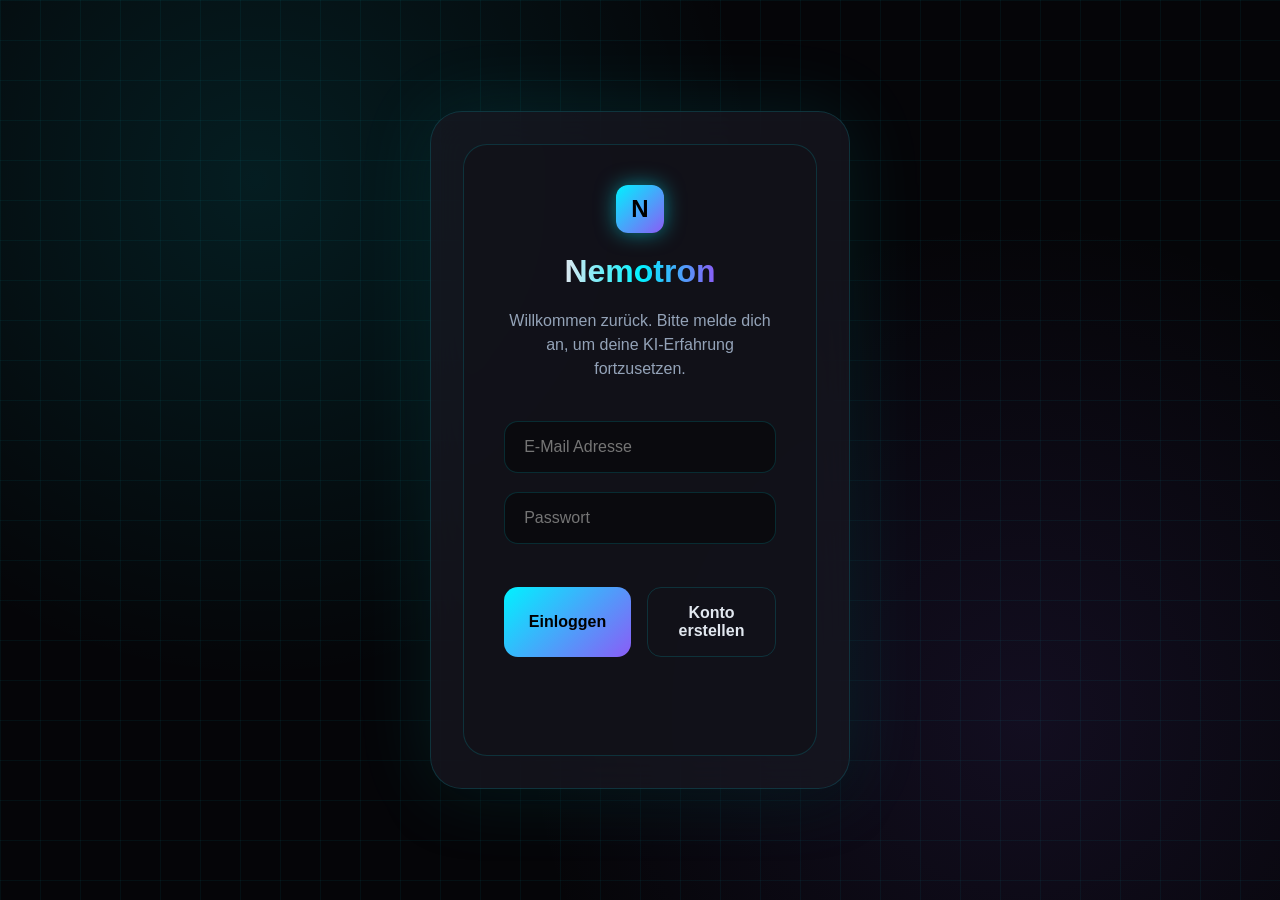
<file: index.html>
<!DOCTYPE html>
<html lang="de">
<head>
  <meta charset="UTF-8">
  <meta name="viewport" content="width=device-width, initial-scale=1.0">
  <title>Nemotron Login</title>
  <link rel="stylesheet" href="auth.style.css">
</head>
<body class="auth-page">
  <script>
    try {
      var savedTheme = localStorage.getItem('nemotron_theme');
      if (savedTheme) document.body.classList.add(savedTheme);
    } catch (e) {}
  </script>
  <div class="grid-bg"></div>
  <div class="auth-container">
    <div class="auth-card">
      <div class="auth-card-inner">
        <div class="auth-header">
          <div class="logo-icon">N</div>
          <h1>Nemotron</h1>
          <p>Willkommen zurück. Bitte melde dich an, um deine KI-Erfahrung fortzusetzen.</p>
        </div>
        
        <div class="auth-form">
          <div class="input-group">
            <input type="email" id="authEmail" placeholder="E-Mail Adresse" autocomplete="off">
          </div>
          <div class="input-group">
            <input type="password" id="authPassword" placeholder="Passwort" autocomplete="off">
          </div>
          
<div class="auth-actions">
  <button id="btnLogin" class="btn-main">Einloggen</button>
  <button id="btnRegister" class="btn-sub">Konto erstellen</button>
</div>

          <div id="authError" class="auth-error"></div>
        </div>
      </div>
    </div>
  </div>
  <script src="auth.js"></script>
</body>
</html>
</file>
<file: auth.style.css>
/* auth.style.css */
:root {
  --bg: #050508;
  --panel: rgba(25, 25, 35, 0.7);
  --panel-strong: rgba(18, 18, 26, 0.8);
  --input-bg: rgba(0, 0, 0, 0.4);
  --accent: #00f2ff;
  --accent-dim: #0077a8;
  --accent-glow: rgba(0, 242, 255, 0.5);
  --accent-soft: rgba(0, 242, 255, 0.2);
  --accent-faint: rgba(0, 242, 255, 0.1);
  --secondary: #8b5cf6;
  --secondary-soft: rgba(139, 92, 246, 0.1);
  --on-accent: #000000;
  --text: #e2e8f0;
  --muted: #94a3b8;
  --border: rgba(0, 242, 255, 0.15);
  --success: #22d3ee;
  --error: #f87171;
}

/* Futuristisch (Dunkel) - Standard */
body.theme-dark {
  --bg: #050508;
  --panel: rgba(25, 25, 35, 0.7);
  --panel-strong: rgba(18, 18, 26, 0.8);
  --input-bg: rgba(0, 0, 0, 0.4);
  --accent: #00f2ff;
  --accent-dim: #0077a8;
  --accent-glow: rgba(0, 242, 255, 0.5);
  --accent-soft: rgba(0, 242, 255, 0.2);
  --accent-faint: rgba(0, 242, 255, 0.1);
  --secondary: #8b5cf6;
  --secondary-soft: rgba(139, 92, 246, 0.1);
  --on-accent: #000000;
  --text: #e2e8f0;
  --muted: #94a3b8;
  --border: rgba(0, 242, 255, 0.15);
  --success: #22d3ee;
  --error: #f87171;
}

/* Klassisch (Hell) */
body.theme-light {
  --bg: #eef2f7;
  --panel: rgba(255, 255, 255, 0.85);
  --panel-strong: rgba(255, 255, 255, 0.95);
  --input-bg: rgba(255, 255, 255, 0.9);
  --accent: #2563eb;
  --accent-dim: #1d4ed8;
  --accent-glow: rgba(37, 99, 235, 0.35);
  --accent-soft: rgba(37, 99, 235, 0.15);
  --accent-faint: rgba(37, 99, 235, 0.08);
  --secondary: #7c3aed;
  --secondary-soft: rgba(124, 58, 237, 0.08);
  --on-accent: #ffffff;
  --text: #0f172a;
  --muted: #64748b;
  --border: rgba(37, 99, 235, 0.25);
  --success: #059669;
  --error: #dc2626;
}

/* Neon Night */
body.theme-neon {
  --bg: #0d0221;
  --panel: rgba(26, 11, 54, 0.75);
  --panel-strong: rgba(20, 8, 42, 0.85);
  --input-bg: rgba(0, 0, 0, 0.35);
  --accent: #ff00ff;
  --accent-dim: #bc13fe;
  --accent-glow: rgba(255, 0, 255, 0.5);
  --accent-soft: rgba(255, 0, 255, 0.15);
  --accent-faint: rgba(255, 0, 255, 0.08);
  --secondary: #00ffaa;
  --secondary-soft: rgba(0, 255, 170, 0.08);
  --on-accent: #ffffff;
  --text: #f0f0f0;
  --muted: #a29bfe;
  --border: rgba(255, 0, 255, 0.3);
  --success: #00ffaa;
  --error: #ff4d4d;
}

/* Deep Ocean */
body.theme-ocean {
  --bg: #001219;
  --panel: rgba(0, 35, 55, 0.75);
  --panel-strong: rgba(0, 28, 44, 0.85);
  --input-bg: rgba(0, 0, 0, 0.3);
  --accent: #00b4d8;
  --accent-dim: #0077b6;
  --accent-glow: rgba(0, 180, 216, 0.5);
  --accent-soft: rgba(0, 180, 216, 0.15);
  --accent-faint: rgba(0, 180, 216, 0.08);
  --secondary: #48cae4;
  --secondary-soft: rgba(72, 202, 228, 0.08);
  --on-accent: #001219;
  --text: #caf0f8;
  --muted: #90e0ef;
  --border: rgba(0, 180, 216, 0.3);
  --success: #48cae4;
  --error: #ef476f;
}

/* Sunset Glow */
body.theme-sunset {
  --bg: #2d1b2e;
  --panel: rgba(60, 30, 60, 0.75);
  --panel-strong: rgba(48, 24, 48, 0.85);
  --input-bg: rgba(0, 0, 0, 0.3);
  --accent: #ff8c00;
  --accent-dim: #e67e22;
  --accent-glow: rgba(255, 140, 0, 0.5);
  --accent-soft: rgba(255, 140, 0, 0.15);
  --accent-faint: rgba(255, 140, 0, 0.08);
  --secondary: #ff5e78;
  --secondary-soft: rgba(255, 94, 120, 0.08);
  --on-accent: #1a0f00;
  --text: #fff5e6;
  --muted: #d35400;
  --border: rgba(255, 140, 0, 0.3);
  --success: #f1c40f;
  --error: #c0392b;
}

/* Emerald Forest */
body.theme-forest {
  --bg: #0b1a12;
  --panel: rgba(20, 40, 30, 0.75);
  --panel-strong: rgba(15, 32, 23, 0.85);
  --input-bg: rgba(0, 0, 0, 0.3);
  --accent: #2ecc71;
  --accent-dim: #27ae60;
  --accent-glow: rgba(46, 204, 113, 0.5);
  --accent-soft: rgba(46, 204, 113, 0.15);
  --accent-faint: rgba(46, 204, 113, 0.08);
  --secondary: #a3e635;
  --secondary-soft: rgba(163, 230, 53, 0.08);
  --on-accent: #04150b;
  --text: #e8f5e9;
  --muted: #a5d6a7;
  --border: rgba(46, 204, 113, 0.3);
  --success: #82e0aa;
  --error: #e74c3c;
}

* { margin: 0; padding: 0; box-sizing: border-box; }

body {
  height: 100vh;
  background: var(--bg);
  background-image:
    radial-gradient(circle at 20% 20%, var(--accent-faint) 0%, transparent 40%),
    radial-gradient(circle at 80% 80%, var(--secondary-soft) 0%, transparent 40%);
  color: var(--text);
  font-family: 'Segoe UI', Roboto, Arial, sans-serif;
  overflow: hidden;
  display: grid;
  place-items: center;
}

.grid-bg {
  position: fixed;
  inset: 0;
  background-image:
    linear-gradient(var(--border) 1px, transparent 1px),
    linear-gradient(90deg, var(--border) 1px, transparent 1px);
  background-size: 40px 40px;
  opacity: 0.35;
  pointer-events: none;
  z-index: -1;
}

.auth-container {
  z-index: 10;
  animation: fadeIn 0.8s ease;
}

.auth-card {
  background: var(--panel);
  border: 1px solid var(--border);
  padding: 2rem;
  border-radius: 32px;
  width: 100%;
  max-width: 420px;
  text-align: center;
  box-shadow: 0 0 80px var(--accent-faint), 0 20px 50px rgba(0, 0, 0, 0.3);
  backdrop-filter: blur(20px);
  position: relative;
}

.auth-card-inner {
  position: relative;
  z-index: 1;
  background: var(--panel-strong);
  padding: 2.5rem;
  border-radius: 24px;
  border: 1px solid var(--border);
}

.auth-header {
  display: flex;
  flex-direction: column;
  align-items: center;
  gap: 1.2rem;
  margin-bottom: 2.5rem;
}

.logo-icon {
  width: 48px;
  height: 48px;
  background: linear-gradient(135deg, var(--accent), var(--secondary));
  border-radius: 12px;
  display: grid;
  place-items: center;
  font-weight: 800;
  color: var(--on-accent);
  font-size: 1.5rem;
  box-shadow: 0 0 20px var(--accent-glow);
}

.auth-header h1 {
  font-size: 2rem;
  font-weight: 800;
  background: linear-gradient(to right, var(--text), var(--accent), var(--secondary));
  -webkit-background-clip: text;
  -webkit-text-fill-color: transparent;
  margin: 0;
}

.auth-header p {
  color: var(--muted);
  font-size: 1rem;
  line-height: 1.5;
  margin: 0;
}

.auth-form {
  display: flex;
  flex-direction: column;
  gap: 1.2rem;
}

.input-group {
  width: 100%;
}

.auth-form input {
  width: 100%;
  background: var(--input-bg);
  border: 1px solid var(--border);
  color: var(--text);
  padding: 1rem 1.2rem;
  border-radius: 14px;
  font-size: 1rem;
  outline: none;
  transition: all 0.3s ease;
}

.auth-form input:focus {
  border-color: var(--accent);
  box-shadow: 0 0 15px var(--accent-soft);
}

.auth-actions {
  display: flex;
  gap: 1rem;
  margin-top: 1.5rem;
}

.btn-main {
  flex: 1;
  padding: 1rem;
  border-radius: 14px;
  cursor: pointer;
  font-weight: 700;
  font-size: 1rem;
  background: linear-gradient(135deg, var(--accent), var(--secondary));
  color: var(--on-accent);
  border: none;
  transition: all 0.3s ease;
}

.btn-main:hover {
  transform: translateY(-2px);
  box-shadow: 0 8px 25px var(--accent-glow);
}

.btn-sub {
  flex: 1;
  padding: 1rem;
  border-radius: 14px;
  cursor: pointer;
  font-weight: 700;
  font-size: 1rem;
  background: transparent;
  color: var(--text);
  border: 1px solid var(--border);
  transition: all 0.3s ease;
}

.btn-sub:hover {
  background: var(--accent-faint);
  border-color: var(--accent);
}

.auth-error {
  color: var(--error);
  font-size: 0.85rem;
  margin-top: 1.2rem;
  text-align: center;
  min-height: 1.2rem;
}

@keyframes fadeIn {
  from { opacity: 0; transform: translateY(10px); }
  to { opacity: 1; transform: translateY(0); }
}
</file>
<file: chat.style.css>
/* chat.style.css */
:root {
  --sidebar-width: 260px;
  --bg: #020617;
  --panel: rgba(15, 23, 42, 0.8);
  --accent: #00f2ff;
  --accent-dim: #0077a8;
  --accent-glow: rgba(0, 242, 255, 0.5);
  --accent-soft: rgba(0, 242, 255, 0.15);
  --accent-faint: rgba(0, 242, 255, 0.08);
  --accent-dim-glow: rgba(0, 119, 168, 0.5);
  --secondary: #8b5cf6;
  --secondary-soft: rgba(139, 92, 246, 0.08);
  --secondary-glow: rgba(139, 92, 246, 0.5);
  --user-bubble-end: #003d54;
  --input-bg: rgba(0, 0, 0, 0.3);
  --on-accent: #000000;
  --text: #f8fafc;
  --muted: #94a3b8;
  --border: rgba(0, 242, 255, 0.3);
  --glass: rgba(30, 41, 59, 0.5);
  --success: #22d3ee;
  --error: #f87171;
}

/* Futuristisch (Dunkel) - Standard */
body.theme-dark {
  --bg: #020617;
  --panel: rgba(15, 23, 42, 0.8);
  --accent: #00f2ff;
  --accent-dim: #0077a8;
  --accent-glow: rgba(0, 242, 255, 0.5);
  --accent-soft: rgba(0, 242, 255, 0.15);
  --accent-faint: rgba(0, 242, 255, 0.08);
  --accent-dim-glow: rgba(0, 119, 168, 0.5);
  --secondary: #8b5cf6;
  --secondary-soft: rgba(139, 92, 246, 0.08);
  --secondary-glow: rgba(139, 92, 246, 0.5);
  --user-bubble-end: #003d54;
  --input-bg: rgba(0, 0, 0, 0.3);
  --on-accent: #000000;
  --text: #f8fafc;
  --muted: #94a3b8;
  --border: rgba(0, 242, 255, 0.3);
  --glass: rgba(30, 41, 59, 0.5);
  --success: #22d3ee;
  --error: #f87171;
}

/* Klassisch (Hell) */
body.theme-light {
  --bg: #eef2f7;
  --panel: rgba(255, 255, 255, 0.85);
  --accent: #2563eb;
  --accent-dim: #1d4ed8;
  --accent-glow: rgba(37, 99, 235, 0.35);
  --accent-soft: rgba(37, 99, 235, 0.12);
  --accent-faint: rgba(37, 99, 235, 0.07);
  --accent-dim-glow: rgba(29, 78, 216, 0.35);
  --secondary: #7c3aed;
  --secondary-soft: rgba(124, 58, 237, 0.08);
  --secondary-glow: rgba(124, 58, 237, 0.35);
  --user-bubble-end: #1e40af;
  --input-bg: rgba(255, 255, 255, 0.9);
  --on-accent: #ffffff;
  --text: #0f172a;
  --muted: #64748b;
  --border: rgba(37, 99, 235, 0.25);
  --glass: rgba(255, 255, 255, 0.65);
  --success: #059669;
  --error: #dc2626;
}

/* Neon Night */
body.theme-neon {
  --bg: #0d0221;
  --panel: rgba(26, 11, 54, 0.75);
  --accent: #ff00ff;
  --accent-dim: #bc13fe;
  --accent-glow: rgba(255, 0, 255, 0.5);
  --accent-soft: rgba(255, 0, 255, 0.15);
  --accent-faint: rgba(255, 0, 255, 0.08);
  --accent-dim-glow: rgba(188, 19, 254, 0.5);
  --secondary: #00ffaa;
  --secondary-soft: rgba(0, 255, 170, 0.08);
  --secondary-glow: rgba(0, 255, 170, 0.5);
  --user-bubble-end: #6a0dad;
  --input-bg: rgba(0, 0, 0, 0.35);
  --on-accent: #ffffff;
  --text: #f0f0f0;
  --muted: #a29bfe;
  --border: rgba(255, 0, 255, 0.3);
  --glass: rgba(255, 0, 255, 0.06);
  --success: #00ffaa;
  --error: #ff4d4d;
}

/* Deep Ocean */
body.theme-ocean {
  --bg: #001219;
  --panel: rgba(0, 35, 55, 0.75);
  --accent: #00b4d8;
  --accent-dim: #0077b6;
  --accent-glow: rgba(0, 180, 216, 0.5);
  --accent-soft: rgba(0, 180, 216, 0.15);
  --accent-faint: rgba(0, 180, 216, 0.08);
  --accent-dim-glow: rgba(0, 119, 182, 0.5);
  --secondary: #48cae4;
  --secondary-soft: rgba(72, 202, 228, 0.08);
  --secondary-glow: rgba(72, 202, 228, 0.5);
  --user-bubble-end: #023e8a;
  --input-bg: rgba(0, 0, 0, 0.3);
  --on-accent: #001219;
  --text: #caf0f8;
  --muted: #90e0ef;
  --border: rgba(0, 180, 216, 0.3);
  --glass: rgba(0, 180, 216, 0.06);
  --success: #48cae4;
  --error: #ef476f;
}

/* Sunset Glow */
body.theme-sunset {
  --bg: #2d1b2e;
  --panel: rgba(60, 30, 60, 0.75);
  --accent: #ff8c00;
  --accent-dim: #e67e22;
  --accent-glow: rgba(255, 140, 0, 0.5);
  --accent-soft: rgba(255, 140, 0, 0.15);
  --accent-faint: rgba(255, 140, 0, 0.08);
  --accent-dim-glow: rgba(230, 126, 34, 0.5);
  --secondary: #ff5e78;
  --secondary-soft: rgba(255, 94, 120, 0.08);
  --secondary-glow: rgba(255, 94, 120, 0.5);
  --user-bubble-end: #b34700;
  --input-bg: rgba(0, 0, 0, 0.3);
  --on-accent: #1a0f00;
  --text: #fff5e6;
  --muted: #d35400;
  --border: rgba(255, 140, 0, 0.3);
  --glass: rgba(255, 140, 0, 0.06);
  --success: #f1c40f;
  --error: #c0392b;
}

/* Emerald Forest */
body.theme-forest {
  --bg: #0b1a12;
  --panel: rgba(20, 40, 30, 0.75);
  --accent: #2ecc71;
  --accent-dim: #27ae60;
  --accent-glow: rgba(46, 204, 113, 0.5);
  --accent-soft: rgba(46, 204, 113, 0.15);
  --accent-faint: rgba(46, 204, 113, 0.08);
  --accent-dim-glow: rgba(39, 174, 96, 0.5);
  --secondary: #a3e635;
  --secondary-soft: rgba(163, 230, 53, 0.08);
  --secondary-glow: rgba(163, 230, 53, 0.5);
  --user-bubble-end: #14532d;
  --input-bg: rgba(0, 0, 0, 0.3);
  --on-accent: #04150b;
  --text: #e8f5e9;
  --muted: #a5d6a7;
  --border: rgba(46, 204, 113, 0.3);
  --glass: rgba(46, 204, 113, 0.06);
  --success: #82e0aa;
  --error: #e74c3c;
}

body {
  height: 100vh;
  background: var(--bg);
  background-image:
    radial-gradient(circle at 20% 20%, var(--accent-faint) 0%, transparent 40%),
    radial-gradient(circle at 80% 80%, var(--secondary-soft) 0%, transparent 40%);
  color: var(--text);
  font-family: 'Segoe UI', Roboto, Arial, sans-serif;
  overflow: hidden;
}

.grid-bg {
  position: fixed;
  inset: 0;
  background-image:
    linear-gradient(var(--border) 1px, transparent 1px),
    linear-gradient(90deg, var(--border) 1px, transparent 1px);
  background-size: 50px 50px;
  opacity: 0.2;
  pointer-events: none;
  z-index: -1;
}

app {
  display: flex;
  height: 100vh;
}

sidebar {
  width: var(--sidebar-width);
  background: var(--panel);
  border-right: 1px solid var(--border);
  backdrop-filter: blur(20px);
  display: flex;
  flex-direction: column;
  z-index: 10;
  box-shadow: 10px 0 30px rgba(0, 0, 0, 0.5);
}

.logo-icon {
  width: 48px;
  height: 48px;
  background: linear-gradient(135deg, var(--accent), var(--secondary));
  border-radius: 12px;
  display: grid;
  place-items: center;
  font-weight: 800;
  color: var(--on-accent);
  font-size: 1.5rem;
  box-shadow: 0 0 20px var(--accent-glow);
}

.logo-text {
  font-weight: 800;
  font-size: 1.2rem;
  background: linear-gradient(to right, var(--text), var(--accent), var(--secondary));
  -webkit-background-clip: text;
  -webkit-text-fill-color: transparent;
}

.nav-item.active {
  background: var(--accent-faint);
  color: var(--accent);
  border-left: 4px solid var(--accent);
  box-shadow: inset 5px 0 15px var(--accent-faint);
}

main {
  flex: 1;
  display: flex;
  flex-direction: column;
  max-width: 2000px;
  margin: 0 auto;
  width: 100%;
  position: relative;
}

.app-header h1 {
  font-size: 2.5rem;
  font-weight: 900;
  letter-spacing: -1px;
  background: linear-gradient(to right, var(--text), var(--accent), var(--secondary));
  -webkit-background-clip: text;
  -webkit-text-fill-color: transparent;
  filter: drop-shadow(0 0 10px var(--accent-glow));
}

.bubble {
  max-width: 75%;
  padding: 1rem 1.5rem;
  border-radius: 20px;
  background: var(--glass);
  border: 1px solid var(--border);
  backdrop-filter: blur(10px);
  box-shadow: 0 4px 15px rgba(0, 0, 0, 0.2);
  transition: transform 0.2s ease;
}

.bubble:hover {
  transform: translateY(-2px);
  border-color: var(--accent);
}

.msg.user .bubble {
  background: linear-gradient(135deg, var(--accent-dim), var(--user-bubble-end));
  color: #fff;
  border-bottom-right-radius: 4px;
  box-shadow: 0 5px 20px var(--accent-dim-glow);
}

.msg.assistant .bubble {
  border-bottom-left-radius: 4px;
  border: 1px solid var(--border);
}

form {
  background: var(--panel);
  border: 1px solid var(--border);
  box-shadow: 0 0 20px var(--accent-faint);
  backdrop-filter: blur(15px);
}

button.send {
  background: var(--accent);
  box-shadow: 0 0 15px var(--accent-glow);
  transition: all 0.3s ease;
}

button.send:hover {
  transform: scale(1.1) rotate(5deg);
  box-shadow: 0 0 25px var(--accent-glow);
}

.status-dot.ok {
  background: var(--success);
  box-shadow: 0 0 10px var(--success);
}

.grid-bg {
  position: fixed;
  inset: 0;
  background-image:
    linear-gradient(var(--border) 1px, transparent 1px),
    linear-gradient(90deg, var(--border) 1px, transparent 1px);
  background-size: 40px 40px;
  opacity: 0.35;
  pointer-events: none;
  z-index: -1;
}

app {
  display: flex;
  height: 100vh;
}

sidebar {
  width: var(--sidebar-width);
  background: var(--panel);
  border-right: 1px solid var(--border);
  backdrop-filter: blur(12px);
  display: flex;
  flex-direction: column;
  z-index: 10;
  position: sticky;
  top: 0;
  height: 100vh;
}

.sidebar-header {
  padding: 1.5rem;
  border-bottom: 1px solid var(--border);
}

.logo {
  display: flex;
  align-items: center;
  gap: 0.75rem;
}

.logo-icon {
  width: 32px;
  height: 32px;
  background: linear-gradient(135deg, var(--accent), var(--secondary));
  border-radius: 8px;
  display: grid;
  place-items: center;
  font-weight: 800;
  color: var(--on-accent);
  font-size: 1.1rem;
  box-shadow: 0 0 20px var(--accent-glow);
}

.logo-text {
  font-weight: 800;
  font-size: 1.1rem;
  letter-spacing: -0.5px;
  background: linear-gradient(to right, var(--text), var(--accent), var(--secondary));
  -webkit-background-clip: text;
  -webkit-text-fill-color: transparent;
}

.sidebar-nav {
  flex: 1;
  padding: 1rem;
  display: flex;
  flex-direction: column;
  gap: 0.25rem;
}

.nav-item {
  display: flex;
  align-items: center;
  gap: 0.75rem;
  padding: 0.75rem 1rem;
  border-radius: 10px;
  color: var(--muted);
  cursor: pointer;
  transition: all 0.2s;
  font-size: 0.95rem;
}

.nav-item:hover {
  background: var(--accent-faint);
  color: var(--text);
}

.nav-item.active {
  background: var(--accent-soft);
  color: var(--accent);
  border-left: 3px solid var(--accent);
}

.nav-icon { font-size: 1.2rem; }

.sidebar-footer {
  padding: 1.5rem;
  border-top: 1px solid var(--border);
  display: flex;
  flex-direction: column;
  gap: 1rem;
}

.sidebar-label {
  font-size: 0.75rem;
  text-transform: uppercase;
  letter-spacing: 1px;
  color: var(--muted);
  margin-bottom: 0.5rem;
}

.model-select {
  width: 100%;
  background: var(--input-bg);
  border: 1px solid var(--border);
  color: var(--text);
  padding: 0.6rem 0.8rem;
  border-radius: 8px;
  font-size: 0.85rem;
  outline: none;
}

.sidebar-action button {
  width: 100%;
  background: transparent;
  border: 1px solid var(--border);
  color: var(--text);
  padding: 0.6rem 0.8rem;
  border-radius: 8px;
  font-size: 0.85rem;
  cursor: pointer;
  transition: all 0.2s;
}

.sidebar-action button:hover {
  border-color: var(--error);
  color: var(--error);
}

.model-badge {
  display: flex;
  align-items: center;
  gap: 0.5rem;
  padding: 0.6rem 0.8rem;
  border-radius: 8px;
  border: 1px solid var(--border);
  background: var(--accent-faint);
  color: var(--text);
  font-size: 0.82rem;
  font-weight: 600;
}

.model-badge-icon {
  color: var(--accent);
  font-size: 0.85rem;
}

.status-indicator {
  display: flex;
  align-items: center;
  gap: 0.5rem;
  font-size: 0.8rem;
  color: var(--muted);
}

.sidebar-key {
  margin-top: auto;
  padding-top: 1rem;
  border-top: 1px solid var(--border);
}

.key-input-group {
  display: flex;
  gap: 0.5rem;
  margin-bottom: 0.5rem;
}

.key-input-group input {
  flex: 1;
  background: var(--input-bg);
  border: 1px solid var(--border);
  color: var(--text);
  padding: 0.5rem 0.7rem;
  border-radius: 6px;
  font-size: 0.8rem;
  outline: none;
}

.key-input-group button {
  background: var(--accent);
  border: none;
  color: var(--on-accent);
  padding: 0.5rem 0.8rem;
  border-radius: 6px;
  font-size: 0.8rem;
  font-weight: 700;
  cursor: pointer;
}

.status-dot {
  width: 8px;
  height: 8px;
  border-radius: 50%;
  background: var(--error);
  animation: pulse 2s infinite;
}

.status-dot.ok { background: var(--success); }

main {
  flex: 1;
  display: flex;
  flex-direction: column;
  max-width: 900px;
  margin: 0 auto;
  width: 100%;
  overflow-y: auto;
}

.app-header {
  text-align: center;
  padding: 2rem 1rem 1.5rem;
  animation: fadeInDown 0.8s ease;
}

.app-header h1 {
  font-size: 2rem;
  font-weight: 800;
  letter-spacing: -0.5px;
  background: linear-gradient(to right, var(--text), var(--accent), var(--secondary));
  -webkit-background-clip: text;
  -webkit-text-fill-color: transparent;
  margin-bottom: 0.5rem;
}

.app-header p {
  color: var(--muted);
  font-size: 0.95rem;
}

.messages {
  flex: 1;
  overflow-y: auto;
  padding: 1.5rem 1rem;
  scrollbar-width: thin;
  scrollbar-color: var(--accent-dim) transparent;
  scroll-behavior: smooth;
}

.msg {
  display: flex;
  gap: 1rem;
  margin-bottom: 1.5rem;
  animation: slideUp 0.5s ease;
  opacity: 0;
  animation-fill-mode: forwards;
}

.msg.user { flex-direction: row-reverse; }
.msg.assistant { align-items: flex-start; }
.msg.welcome { animation: none; opacity: 1; }

.avatar {
  width: 36px;
  height: 36px;
  border-radius: 50%;
  display: grid;
  place-items: center;
  font-size: 1.2rem;
  flex-shrink: 0;
}

.msg.user .avatar { background: var(--accent-dim); color: #fff; box-shadow: 0 0 15px var(--accent-dim-glow); }
.msg.assistant .avatar { background: radial-gradient(circle at 30% 30%, #00ffff, #ff00ff); color: #fff; font-weight: 900; text-shadow: 0 0 8px #fff, 0 0 16px #00ffff; box-shadow: 0 0 20px #ff00ff, 0 0 40px #00ffff; }

.bubble {
  max-width: 85%;
  padding: 0.9rem 1.2rem;
  border-radius: 1.2rem;
  background: var(--glass);
  border: 1px solid var(--border);
  line-height: 1.6;
  font-size: 0.98rem;
  backdrop-filter: blur(8px);
  position: relative;
  white-space: pre-wrap;
  word-wrap: break-word;
}

.msg.user .bubble {
  background: linear-gradient(135deg, var(--accent-dim), var(--user-bubble-end));
  color: #fff;
  border-bottom-right-radius: 0.3rem;
  box-shadow: 0 4px 20px var(--accent-dim-glow);
}

.msg.assistant .bubble {
  border-bottom-left-radius: 0.3rem;
  color: var(--text);
}

.stream-cursor {
  display: inline-block;
  width: 8px;
  height: 1em;
  background: var(--accent);
  animation: blink 1s infinite;
  vertical-align: middle;
  margin-left: 2px;
}

input-area {
  margin-top: auto;
  padding: 1.5rem 1rem;
  animation: fadeInUp 0.8s ease;
}

.input-wrapper {
  position: relative;
}

form {
  display: flex;
  gap: 0.75rem;
  background: var(--panel);
  padding: 0.5rem;
  border-radius: 1.5rem;
  border: 1px solid var(--border);
  backdrop-filter: blur(12px);
}

input {
  flex: 1;
  background: transparent;
  border: none;
  color: var(--text);
  font-size: 1rem;
  outline: none;
}

button.send {
  width: 44px;
  height: 44px;
  border-radius: 50%;
  border: none;
  background: var(--accent);
  color: var(--on-accent);
  font-weight: 700;
  cursor: pointer;
  display: grid;
  place-items: center;
  transition: transform 0.2s, box-shadow 0.2s;
}

button.send:hover { transform: scale(1.05); box-shadow: 0 0 25px var(--accent-glow); }

.status-row {
  display: flex;
  justify-content: space-between;
  align-items: center;
  margin-top: 0.75rem;
}

.status {
  font-size: 0.8rem;
  color: var(--muted);
}

.key-warning {
  font-size: 0.8rem;
  color: var(--error);
  text-align: center;
  display: none;
}

code {
  font-family: 'Courier New', Courier, monospace;
  font-size: 0.9em;
  background: var(--glass);
  padding: 0.15em 0.3em;
  border-radius: 4px;
  color: var(--success);
}

/* Gespeicherte Chats (Sidebar) */
.chat-list-container {
  padding: 0.75rem 1rem;
  border-top: 1px solid var(--border);
  flex-direction: column;
  gap: 0.5rem;
  min-height: 0;
}

.chat-list-header {
  font-size: 0.7rem;
  text-transform: uppercase;
  letter-spacing: 1px;
  color: var(--muted);
}

.chat-list {
  display: flex;
  flex-direction: column;
  gap: 0.35rem;
  max-height: 34vh;
  overflow-y: auto;
  scrollbar-width: thin;
  scrollbar-color: var(--accent-dim) transparent;
}

.chat-list-empty {
  color: var(--muted);
  font-size: 0.8rem;
  font-style: italic;
  padding: 0.4rem 0.2rem;
}

.chat-item {
  display: flex;
  align-items: center;
  gap: 0.55rem;
  padding: 0.55rem 0.7rem;
  border-radius: 8px;
  border: 1px solid transparent;
  color: var(--muted);
  font-size: 0.82rem;
  cursor: pointer;
  transition: all 0.2s ease;
}

.chat-item:hover {
  background: var(--accent-faint);
  color: var(--text);
}

.chat-item.active {
  background: var(--accent-soft);
  border-color: var(--accent);
  color: var(--accent);
}

.chat-item-icon {
  flex-shrink: 0;
  font-size: 0.9rem;
}

.chat-item-title {
  white-space: nowrap;
  overflow: hidden;
  text-overflow: ellipsis;
}

.btn-new-chat {
  width: 100%;
  background: transparent;
  border: 1px dashed var(--border);
  color: var(--muted);
  padding: 0.55rem;
  border-radius: 8px;
  font-size: 0.8rem;
  cursor: pointer;
  transition: all 0.2s ease;
}

.btn-new-chat:hover {
  border-color: var(--accent);
  color: var(--accent);
  background: var(--accent-faint);
}

/* Verlauf */
.history-content {
  align-items: stretch;
  width: 100%;
  max-width: 900px;
  margin: 0 auto;
  box-sizing: border-box;
}

.history-toolbar {
  display: flex;
  justify-content: space-between;
  align-items: center;
  gap: 1rem;
  margin-bottom: 1rem;
}

.history-meta-text {
  color: var(--muted);
  font-size: 0.85rem;
}

.btn-refresh-history {
  background: transparent;
  border: 1px solid var(--border);
  color: var(--text);
  padding: 0.5rem 0.9rem;
  border-radius: 8px;
  font-size: 0.8rem;
  cursor: pointer;
  transition: all 0.2s ease;
}

.btn-refresh-history:hover {
  border-color: var(--accent);
  color: var(--accent);
  background: var(--accent-faint);
}

.history-list {
  display: grid;
  grid-template-columns: repeat(auto-fill, minmax(260px, 1fr));
  gap: 1rem;
  width: 100%;
}

.history-item {
  position: relative;
  display: flex;
  align-items: flex-start;
  gap: 0.9rem;
  width: 100%;
  box-sizing: border-box;
  padding: 1rem 1.1rem;
  background: var(--panel);
  border: 1px solid var(--border);
  border-radius: 16px;
  color: var(--text);
  text-align: left;
  font-family: inherit;
  cursor: pointer;
  backdrop-filter: blur(10px);
  overflow: hidden;
  transition: transform 0.2s ease, border-color 0.2s ease, box-shadow 0.2s ease;
  animation: slideUp 0.4s ease both;
}

.history-item::before {
  content: '';
  position: absolute;
  top: 0;
  bottom: 0;
  left: 0;
  width: 3px;
  background: var(--accent);
  opacity: 0;
  transition: opacity 0.2s ease;
}

.history-item:hover {
  transform: translateY(-3px);
  border-color: var(--accent);
  box-shadow: 0 10px 30px var(--accent-faint);
}

.history-item:hover::before,
.history-item.active::before {
  opacity: 1;
}

.history-item.active {
  border-color: var(--accent);
  box-shadow: 0 0 0 1px var(--accent), 0 10px 30px var(--accent-faint);
}

.history-icon {
  width: 36px;
  height: 36px;
  border-radius: 10px;
  display: grid;
  place-items: center;
  flex-shrink: 0;
  font-size: 1rem;
  background: linear-gradient(135deg, var(--accent-soft), var(--secondary-soft));
  border: 1px solid var(--border);
}

.history-body {
  flex: 1;
  min-width: 0;
  display: flex;
  flex-direction: column;
  gap: 0.25rem;
}

.history-title {
  font-size: 0.95rem;
  font-weight: 700;
  white-space: nowrap;
  overflow: hidden;
  text-overflow: ellipsis;
}

.history-preview {
  font-size: 0.8rem;
  line-height: 1.4;
  color: var(--muted);
  display: -webkit-box;
  -webkit-line-clamp: 2;
  -webkit-box-orient: vertical;
  overflow: hidden;
  word-break: break-word;
}

.history-meta {
  display: flex;
  justify-content: space-between;
  gap: 0.5rem;
  margin-top: 0.35rem;
  font-size: 0.68rem;
  text-transform: uppercase;
  letter-spacing: 0.2px;
  color: var(--muted);
}

.history-meta span {
  white-space: nowrap;
}

.history-arrow {
  align-self: center;
  color: var(--muted);
  transition: transform 0.2s ease, color 0.2s ease;
}

.history-item:hover .history-arrow {
  transform: translateX(3px);
  color: var(--accent);
}

@media (max-width: 700px) {
  .history-list {
    grid-template-columns: 1fr;
  }
}

.view-panel {
  flex: 1;
  display: flex;
  flex-direction: column;
  height: 100%;
  overflow-y: auto;
}

.panel-content {
  padding: 2rem;
  flex: 1;
  display: flex;
  flex-direction: column;
  align-items: center;
}

.empty-state {
  color: var(--muted);
  text-align: center;
  margin-top: 3rem;
  font-style: italic;
}

.settings-group {
  width: 100%;
  max-width: 500px;
  background: var(--panel);
  padding: 1.5rem;
  border-radius: 15px;
  border: 1px solid var(--border);
  backdrop-filter: blur(10px);
}

.setting-item {
  display: flex;
  justify-content: space-between;
  align-items: center;
  padding: 1rem 0;
  border-bottom: 1px solid var(--border);
}

.toggle {
  background: var(--accent);
  color: var(--on-accent);
  font-size: 0.7rem;
  font-weight: 800;
  padding: 2px 8px;
  border-radius: 10px;
  text-transform: uppercase;
  cursor: pointer;
}

body.theme-light .app-header h1 {
  background-image: linear-gradient(to right, var(--text), var(--accent-dim), var(--secondary));
  filter: none;
}

@keyframes fadeInDown { from { opacity: 0; transform: translateY(-12px); } to { opacity: 1; transform: translateY(0); } }
@keyframes fadeInUp { from { opacity: 0; transform: translateY(12px); } to { opacity: 1; transform: translateY(0); } }
@keyframes slideUp { from { opacity: 0; transform: translateY(10px); } to { opacity: 1; transform: translateY(0); } }
@keyframes blink { 0%, 100% { opacity: 1; } 50% { opacity: 0; } }
@keyframes fadeIn { from { opacity: 0; } to { opacity: 1; } }
@keyframes pulse { 0%, 100% { opacity: 1; } 50% { opacity: 0.4; } }

/* Nemotron Pulse */
.pulse-strip {
  position: relative;
  display: flex;
  align-items: center;
  gap: 1rem;
  padding: 0.55rem 0.9rem;
  margin-bottom: 0.65rem;
  border: 1px solid var(--border);
  border-radius: 14px;
  background: var(--panel);
  backdrop-filter: blur(14px);
  overflow: hidden;
  animation: fadeInUp 0.8s ease;
}

.pulse-strip::before {
  content: '';
  position: absolute;
  inset: 0;
  background: linear-gradient(90deg, transparent, var(--accent-faint), transparent);
  opacity: 0.7;
  pointer-events: none;
}

.pulse-strip-title {
  position: relative;
  display: flex;
  align-items: center;
  gap: 0.45rem;
  font-size: 0.64rem;
  font-weight: 700;
  text-transform: uppercase;
  letter-spacing: 1.2px;
  color: var(--muted);
  white-space: nowrap;
}

.pulse-live-dot {
  width: 7px;
  height: 7px;
  border-radius: 50%;
  background: var(--muted);
  transition: background 0.3s ease, box-shadow 0.3s ease;
}

.pulse-strip.live .pulse-live-dot {
  background: var(--success);
  box-shadow: 0 0 10px var(--success);
  animation: pulse 1s infinite;
}

.pulse-strip-metrics {
  position: relative;
  display: flex;
  align-items: center;
  gap: 1.1rem;
  flex: 1;
  flex-wrap: wrap;
}

.pulse-metric {
  display: flex;
  align-items: baseline;
  gap: 0.35rem;
}

.pulse-metric span {
  font-size: 0.58rem;
  text-transform: uppercase;
  letter-spacing: 0.5px;
  color: var(--muted);
}

.pulse-metric strong {
  font-size: 0.78rem;
  color: var(--text);
  font-variant-numeric: tabular-nums;
  font-weight: 700;
}

.pulse-spark {
  position: relative;
  width: 110px;
  height: 30px;
  flex-shrink: 0;
  opacity: 0.9;
}

.pulse-toggle {
  position: relative;
  background: transparent;
  border: none;
  color: var(--muted);
  cursor: pointer;
  font-size: 1rem;
  line-height: 1;
  padding: 0 0.15rem;
  transition: color 0.2s ease;
}

.pulse-toggle:hover {
  color: var(--accent);
}

.pulse-context {
  position: absolute;
  left: 0;
  right: 0;
  bottom: 0;
  height: 2px;
  background: transparent;
  pointer-events: none;
}

.pulse-context-fill {
  height: 100%;
  width: 0;
  background: linear-gradient(90deg, var(--accent), var(--secondary));
  transition: width 0.35s ease;
}

.pulse-strip.collapsed {
  padding: 0.45rem 0.9rem;
}

.pulse-strip.collapsed .pulse-strip-metrics,
.pulse-strip.collapsed .pulse-spark,
.pulse-strip.collapsed .pulse-context {
  display: none;
}

/* Input hints + Ideen-Schmiede */
.input-hints {
  display: flex;
  align-items: center;
  gap: 1rem;
  margin-top: 0.55rem;
  padding: 0 0.4rem;
  flex-wrap: wrap;
}

.hint {
  font-size: 0.68rem;
  color: var(--muted);
}

.spark-btn {
  margin-left: auto;
  display: inline-flex;
  align-items: center;
  gap: 0.4rem;
  padding: 0.35rem 0.7rem;
  border-radius: 999px;
  border: 1px solid var(--border);
  background: var(--accent-faint);
  color: var(--accent);
  font-size: 0.7rem;
  font-weight: 700;
  cursor: pointer;
  transition: background 0.2s ease, color 0.2s ease, box-shadow 0.2s ease, transform 0.2s ease;
}

.spark-btn:hover {
  background: var(--accent);
  color: var(--on-accent);
  box-shadow: 0 0 18px var(--accent-glow);
  transform: translateY(-1px);
}

/* Conversation Branching */
.msg.assistant .bubble {
  padding-right: 2.7rem;
}

.branch-btn {
  position: absolute;
  top: 0.45rem;
  right: 0.45rem;
  width: 26px;
  height: 26px;
  display: grid;
  place-items: center;
  border-radius: 8px;
  border: 1px solid var(--border);
  background: var(--panel);
  color: var(--muted);
  font-size: 0.9rem;
  line-height: 1;
  cursor: pointer;
  opacity: 0;
  transform: translateY(-2px);
  transition: opacity 0.2s ease, transform 0.2s ease, color 0.2s ease, border-color 0.2s ease, box-shadow 0.2s ease;
}

.msg.assistant .bubble:hover .branch-btn,
.branch-btn:focus-visible {
  opacity: 1;
  transform: none;
}

.branch-btn:hover {
  color: var(--accent);
  border-color: var(--accent);
  box-shadow: 0 0 12px var(--accent-glow);
}

@media (hover: none) {
  .branch-btn {
    opacity: 1;
    transform: none;
  }
}

/* Ideen-Schmiede Modal */
.spark-modal {
  position: fixed;
  inset: 0;
  z-index: 100;
  display: flex;
  align-items: center;
  justify-content: center;
  padding: 1.5rem;
  background: rgba(0, 0, 0, 0.55);
  backdrop-filter: blur(8px);
  animation: fadeIn 0.2s ease;
}

.spark-dialog {
  width: min(680px, 100%);
  max-height: 85vh;
  overflow-y: auto;
  padding: 1.5rem;
  border-radius: 20px;
  border: 1px solid var(--border);
  background: var(--panel);
  box-shadow: 0 25px 80px rgba(0, 0, 0, 0.5), 0 0 40px var(--accent-faint);
  animation: fadeInUp 0.25s ease;
}

.spark-header {
  display: flex;
  align-items: center;
  justify-content: space-between;
  gap: 1rem;
}

.spark-header h2 {
  font-size: 1.2rem;
  font-weight: 800;
  letter-spacing: -0.3px;
  background: linear-gradient(to right, var(--text), var(--accent), var(--secondary));
  -webkit-background-clip: text;
  -webkit-text-fill-color: transparent;
}

.spark-close {
  width: 32px;
  height: 32px;
  display: grid;
  place-items: center;
  border-radius: 50%;
  border: 1px solid var(--border);
  background: transparent;
  color: var(--muted);
  font-size: 1.2rem;
  line-height: 1;
  cursor: pointer;
  transition: color 0.2s ease, border-color 0.2s ease;
}

.spark-close:hover {
  color: var(--error);
  border-color: var(--error);
}

.spark-sub {
  margin: 0.5rem 0 1rem;
  color: var(--muted);
  font-size: 0.85rem;
}

.spark-list {
  display: grid;
  grid-template-columns: repeat(2, 1fr);
  gap: 0.6rem;
}

.spark-item {
  display: flex;
  flex-direction: column;
  gap: 0.35rem;
  padding: 0.8rem 0.9rem;
  border-radius: 12px;
  border: 1px solid var(--border);
  background: var(--glass);
  color: var(--text);
  text-align: left;
  cursor: pointer;
  transition: border-color 0.2s ease, background 0.2s ease, transform 0.2s ease;
}

.spark-item:hover {
  border-color: var(--accent);
  background: var(--accent-faint);
  transform: translateY(-2px);
}

.spark-tag {
  font-size: 0.58rem;
  font-weight: 700;
  text-transform: uppercase;
  letter-spacing: 1px;
  color: var(--accent);
}

.spark-text {
  font-size: 0.82rem;
  line-height: 1.45;
  color: var(--text);
}

.spark-random {
  width: 100%;
  margin-top: 1rem;
  padding: 0.75rem;
  border-radius: 12px;
  border: 1px solid var(--border);
  background: var(--accent-faint);
  color: var(--accent);
  font-size: 0.85rem;
  font-weight: 700;
  cursor: pointer;
  transition: background 0.2s ease, color 0.2s ease, box-shadow 0.2s ease;
}

.spark-random:hover {
  background: var(--accent);
  color: var(--on-accent);
  box-shadow: 0 0 20px var(--accent-glow);
}

@media (max-width: 700px) {
  .pulse-spark {
    display: none;
  }

  .pulse-strip {
    gap: 0.6rem;
  }

  .pulse-strip-metrics {
    gap: 0.65rem;
  }

  .spark-list {
    grid-template-columns: 1fr;
  }

  .spark-dialog {
    padding: 1.1rem;
  }
}

/* Model X-Ray */
.pulse-xray {
  position: relative;
  flex-shrink: 0;
  border: 1px solid var(--border);
  background: var(--accent-faint);
  color: var(--accent);
  font-size: 0.6rem;
  font-weight: 800;
  letter-spacing: 0.6px;
  text-transform: uppercase;
  padding: 0.28rem 0.55rem;
  border-radius: 999px;
  cursor: pointer;
  transition: background 0.2s ease, color 0.2s ease, box-shadow 0.2s ease;
}

.pulse-xray:hover {
  background: var(--accent);
  color: var(--on-accent);
  box-shadow: 0 0 14px var(--accent-glow);
}

.xray-modal {
  position: fixed;
  inset: 0;
  z-index: 110;
  display: flex;
  align-items: center;
  justify-content: center;
  padding: 1.25rem;
  background: rgba(0, 0, 0, 0.65);
  backdrop-filter: blur(10px);
  animation: fadeIn 0.2s ease;
}

.xray-dialog {
  width: min(980px, 100%);
  max-height: 92vh;
  overflow-y: auto;
  padding: 1.4rem;
  border: 1px solid var(--border);
  border-radius: 20px;
  background: var(--panel);
  box-shadow: 0 25px 90px rgba(0, 0, 0, 0.55), 0 0 45px var(--accent-faint);
  animation: fadeInUp 0.25s ease;
}

.xray-header {
  display: flex;
  align-items: flex-start;
  justify-content: space-between;
  gap: 1rem;
}

.xray-header h2 {
  font-size: 1.3rem;
  font-weight: 800;
  letter-spacing: -0.4px;
  background: linear-gradient(to right, var(--text), var(--accent), var(--secondary));
  -webkit-background-clip: text;
  -webkit-text-fill-color: transparent;
}

.xray-sub {
  margin-top: 0.25rem;
  color: var(--muted);
  font-size: 0.8rem;
}

.xray-header-actions {
  display: flex;
  align-items: center;
  gap: 0.6rem;
}

.xray-status {
  padding: 0.3rem 0.55rem;
  border: 1px solid var(--border);
  border-radius: 999px;
  color: var(--muted);
  font-size: 0.62rem;
  font-weight: 700;
  letter-spacing: 0.6px;
  text-transform: uppercase;
  white-space: nowrap;
}

.xray-status.live {
  color: var(--accent);
  border-color: var(--accent);
  box-shadow: 0 0 14px var(--accent-faint);
}

.xray-status.success {
  color: var(--success);
  border-color: var(--success);
}

.xray-status.error {
  color: var(--error);
  border-color: var(--error);
}

.xray-pipeline {
  display: grid;
  grid-template-columns: repeat(5, 1fr);
  gap: 0.5rem;
  margin: 1rem 0;
}

.xray-stage {
  display: flex;
  flex-direction: column;
  gap: 0.3rem;
  min-width: 0;
  padding: 0.6rem 0.7rem;
  border: 1px solid var(--border);
  border-radius: 12px;
  background: var(--glass);
  transition: border-color 0.2s ease, box-shadow 0.2s ease;
}

.xray-stage span:nth-child(2) {
  overflow: hidden;
  color: var(--muted);
  font-size: 0.64rem;
  letter-spacing: 0.5px;
  text-overflow: ellipsis;
  text-transform: uppercase;
  white-space: nowrap;
}

.xray-stage em {
  color: var(--text);
  font-size: 0.74rem;
  font-style: normal;
  font-variant-numeric: tabular-nums;
}

.xray-stage-dot {
  width: 8px;
  height: 8px;
  border-radius: 50%;
  background: var(--muted);
}

.xray-stage.active {
  border-color: var(--accent);
  box-shadow: 0 0 16px var(--accent-faint);
}

.xray-stage.active .xray-stage-dot {
  background: var(--accent);
  box-shadow: 0 0 10px var(--accent-glow);
  animation: pulse 1s infinite;
}

.xray-stage.done .xray-stage-dot {
  background: var(--success);
}

.xray-stage.done em {
  color: var(--success);
}

.xray-grid {
  display: grid;
  grid-template-columns: 1fr 1fr;
  gap: 0.75rem;
}

.xray-card {
  margin-top: 0.75rem;
  padding: 0.85rem;
  border: 1px solid var(--border);
  border-radius: 14px;
  background: var(--glass);
}

.xray-grid .xray-card {
  margin-top: 0;
}

.xray-card h3 {
  margin-bottom: 0.55rem;
  color: var(--muted);
  font-size: 0.68rem;
  letter-spacing: 0.8px;
  text-transform: uppercase;
}

.xray-card-head {
  display: flex;
  align-items: center;
  justify-content: space-between;
  gap: 0.75rem;
  margin-bottom: 0.55rem;
}

.xray-card-head h3 {
  margin-bottom: 0;
}

.xray-meta {
  display: grid;
  grid-template-columns: auto 1fr;
  gap: 0.35rem 0.8rem;
  color: var(--text);
  font-size: 0.78rem;
}

.xray-meta span:nth-child(odd) {
  color: var(--muted);
}

.xray-count {
  padding: 0.15rem 0.5rem;
  border: 1px solid var(--border);
  border-radius: 999px;
  color: var(--accent);
  font-size: 0.68rem;
  font-variant-numeric: tabular-nums;
}

.xray-hint {
  color: var(--muted);
  font-size: 0.64rem;
}

.xray-events {
  display: flex;
  flex-direction: column;
  gap: 0.25rem;
  max-height: 260px;
  overflow-y: auto;
  scrollbar-color: var(--accent-dim) transparent;
  scrollbar-width: thin;
}

.xray-empty {
  padding: 0.5rem 0;
  color: var(--muted);
  font-size: 0.78rem;
  font-style: italic;
}

.xray-event {
  display: grid;
  grid-template-columns: 72px 66px 1fr 52px;
  gap: 0.5rem;
  align-items: baseline;
  padding: 0.3rem 0.45rem;
  border-radius: 6px;
  font-size: 0.72rem;
}

.xray-event:nth-child(odd) {
  background: var(--accent-faint);
}

.xray-event-time {
  color: var(--accent);
  font-variant-numeric: tabular-nums;
}

.xray-event-type {
  color: var(--muted);
  font-size: 0.58rem;
  letter-spacing: 0.4px;
  text-transform: uppercase;
}

.xray-event-preview {
  overflow: hidden;
  color: var(--text);
  text-overflow: ellipsis;
  white-space: nowrap;
}

.xray-event-size {
  color: var(--muted);
  font-variant-numeric: tabular-nums;
  text-align: right;
}

.xray-heatmap {
  display: flex;
  align-items: flex-end;
  gap: 3px;
  min-height: 42px;
  overflow-x: auto;
  padding-bottom: 0.2rem;
}

.xray-token {
  flex: 0 0 auto;
  width: 7px;
  height: 30px;
  border-radius: 3px;
  background: var(--accent);
  opacity: 0.85;
  transition: transform 0.15s ease;
}

.xray-token:hover {
  transform: scaleY(1.2);
}

.xray-token.medium {
  background: #f59e0b;
}

.xray-token.slow {
  background: var(--error);
}

.xray-token.reasoning {
  background: var(--secondary);
}

.xray-reasoning {
  max-height: 180px;
  overflow-y: auto;
  color: var(--text);
  font-size: 0.8rem;
  line-height: 1.55;
  white-space: pre-wrap;
}

.xray-pre {
  max-height: 260px;
  margin: 0;
  overflow: auto;
  padding: 0.7rem;
  border: 1px solid var(--border);
  border-radius: 10px;
  background: rgba(0, 0, 0, 0.22);
  color: var(--text);
  font-family: 'Courier New', Courier, monospace;
  font-size: 0.72rem;
  line-height: 1.5;
  white-space: pre-wrap;
  word-break: break-word;
}

.xray-raw summary {
  color: var(--muted);
  cursor: pointer;
  font-size: 0.7rem;
  letter-spacing: 0.8px;
  text-transform: uppercase;
}

.xray-raw-actions {
  display: flex;
  flex-wrap: wrap;
  gap: 0.5rem;
  margin: 0.65rem 0;
}

.xray-raw-actions button {
  padding: 0.4rem 0.65rem;
  border: 1px solid var(--border);
  border-radius: 8px;
  background: var(--accent-faint);
  color: var(--accent);
  font-size: 0.7rem;
  font-weight: 700;
  cursor: pointer;
  transition: background 0.2s ease, color 0.2s ease;
}

.xray-raw-actions button:hover {
  background: var(--accent);
  color: var(--on-accent);
}

@media (max-width: 700px) {
  .xray-pipeline {
    grid-template-columns: 1fr 1fr;
  }

  .xray-grid {
    grid-template-columns: 1fr;
  }

  .xray-dialog {
    max-height: 94vh;
    padding: 1rem;
  }

  .xray-event {
    grid-template-columns: 60px 1fr 46px;
  }

  .xray-event-type {
    display: none;
  }
}

/* Markdown im Chat */
.bubble p {
  margin: 0 0 0.7rem;
}

.bubble p:last-child {
  margin-bottom: 0;
}

.bubble h1,
.bubble h2,
.bubble h3,
.bubble h4,
.bubble h5,
.bubble h6 {
  margin: 0.85rem 0 0.4rem;
  color: var(--text);
  line-height: 1.3;
}

.bubble h1 { font-size: 1.3rem; }
.bubble h2 { font-size: 1.18rem; }
.bubble h3 { font-size: 1.05rem; }
.bubble h4 { font-size: 0.98rem; }

.bubble ul,
.bubble ol {
  margin: 0.4rem 0 0.8rem;
  padding-left: 1.4rem;
}

.bubble li {
  margin: 0.2rem 0;
}

.bubble blockquote {
  margin: 0.6rem 0;
  padding: 0.5rem 0.8rem;
  border-left: 3px solid var(--accent);
  border-radius: 0 8px 8px 0;
  background: var(--accent-faint);
  color: var(--muted);
}

.bubble hr {
  margin: 0.9rem 0;
  border: none;
  border-top: 1px solid var(--border);
}

.bubble a {
  color: var(--accent);
  text-decoration: underline;
  text-underline-offset: 2px;
}

.bubble a:hover {
  color: var(--text);
}

.bubble table {
  width: 100%;
  margin: 0.6rem 0;
  border-collapse: collapse;
  font-size: 0.85rem;
}

.bubble th,
.bubble td {
  padding: 0.4rem 0.55rem;
  border: 1px solid var(--border);
  text-align: left;
}

.bubble th {
  background: var(--accent-faint);
  color: var(--accent);
  font-weight: 700;
}

.bubble code {
  padding: 0.12em 0.35em;
  border-radius: 4px;
  background: var(--accent-faint);
  color: var(--accent);
  font-family: 'Courier New', Courier, monospace;
  font-size: 0.85em;
}

.bubble .code-block {
  margin: 0.7rem 0;
  overflow: hidden;
  border: 1px solid var(--border);
  border-radius: 10px;
  background: rgba(0, 0, 0, 0.22);
}

.bubble .code-head {
  display: flex;
  align-items: center;
  justify-content: space-between;
  gap: 0.5rem;
  padding: 0.3rem 0.6rem;
  border-bottom: 1px solid var(--border);
  background: var(--accent-faint);
}

.bubble .code-lang {
  color: var(--accent);
  font-size: 0.6rem;
  letter-spacing: 0.8px;
  text-transform: uppercase;
}

.bubble .code-copy {
  padding: 0.15rem 0.45rem;
  border: 1px solid var(--border);
  border-radius: 6px;
  background: transparent;
  color: var(--muted);
  font-size: 0.62rem;
  cursor: pointer;
  transition: color 0.2s ease, border-color 0.2s ease;
}

.bubble .code-copy:hover {
  color: var(--accent);
  border-color: var(--accent);
}

.bubble .code-block pre {
  margin: 0;
  padding: 0.7rem 0.8rem;
  overflow-x: auto;
}

.bubble .code-block code {
  display: block;
  padding: 0;
  background: transparent;
  color: var(--text);
  font-size: 0.8rem;
  line-height: 1.55;
  white-space: pre;
}

.bubble .table-wrap {
  margin: 0.6rem 0;
  overflow-x: auto;
  border-radius: 8px;
}

.bubble .table-wrap table {
  margin: 0;
  min-width: 100%;
}

.thinking-label {
  color: var(--muted);
  font-size: 0.85rem;
  font-style: italic;
}

body { padding: env(safe-area-inset-top) env(safe-area-inset-right) env(safe-area-inset-bottom) env(safe-area-inset-left); }

@media (max-width: 600px) { .sidebar { resize: horizontal; overflow: auto; min-width: 200px; max-width: 500px; display: none !important; } .chat-area { max-width: 100% !important; padding: 0.5rem; } .bubble { max-width: 95% !important; } .avatar { width: 28px; height: 28px; } }

@media (max-width: 600px) { .sidebar { resize: horizontal; overflow: auto; min-width: 200px; max-width: 500px; display: none !important; } .chat-area { max-width: 100% !important; padding: 0.5rem; } .bubble { max-width: 95% !important; } }

@media (max-width: 480px) { .btn, button, .toggle { min-height: 44px; min-width: 44px; font-size: 1rem; } .chat-input { font-size: 1rem; } .bubble { line-height: 1.5; } }
</file>
